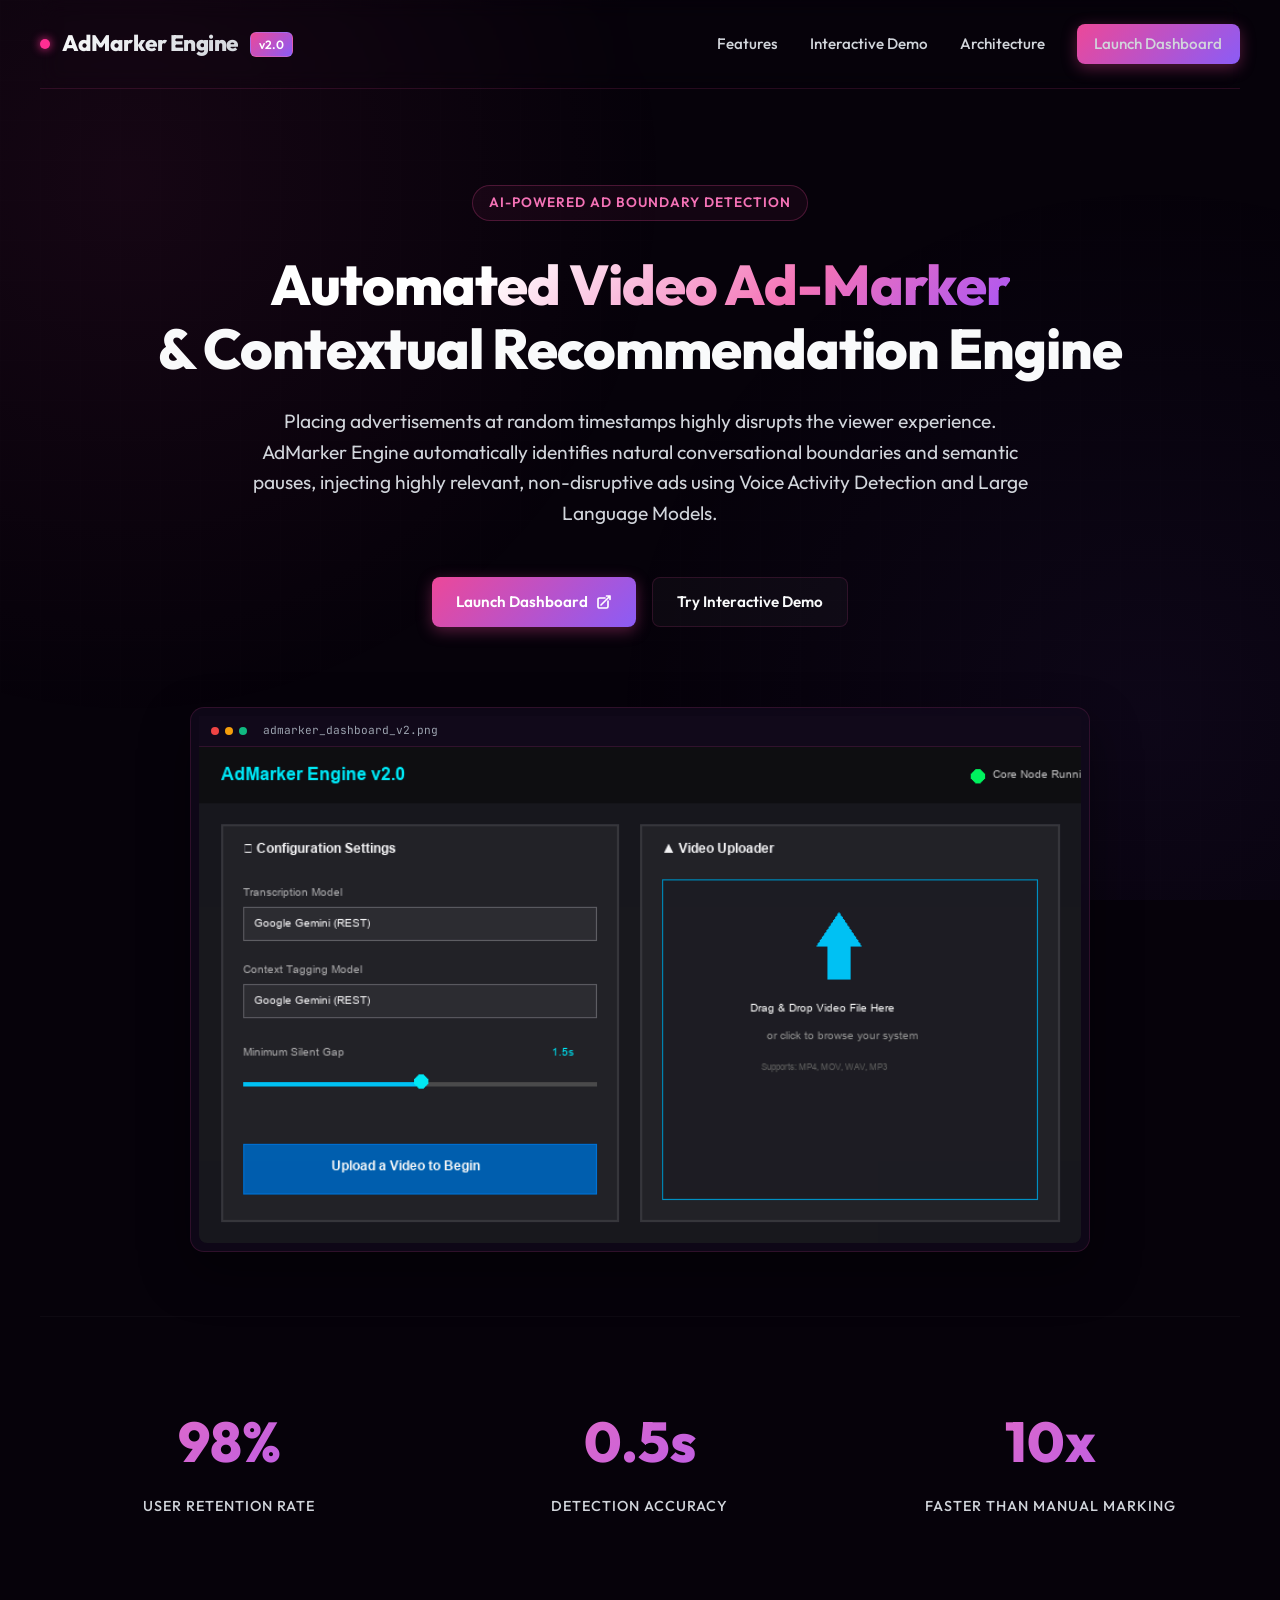
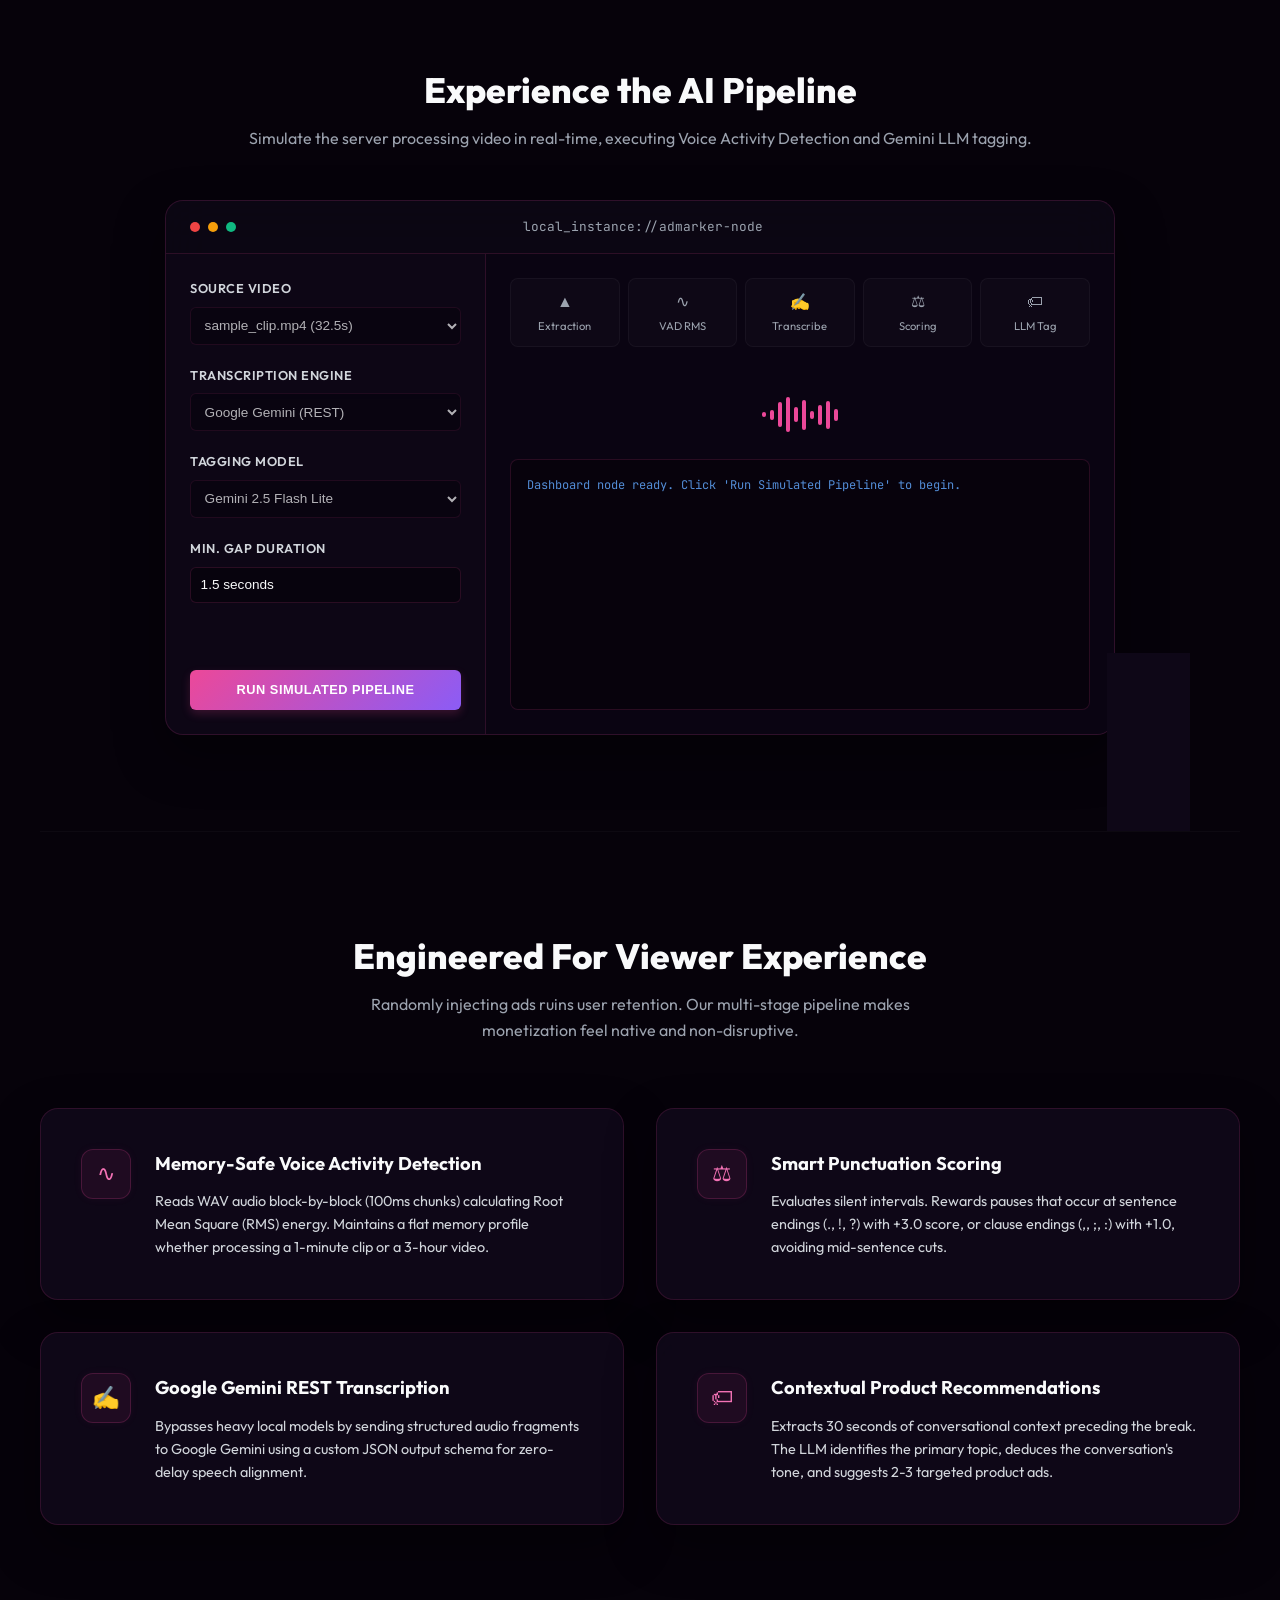
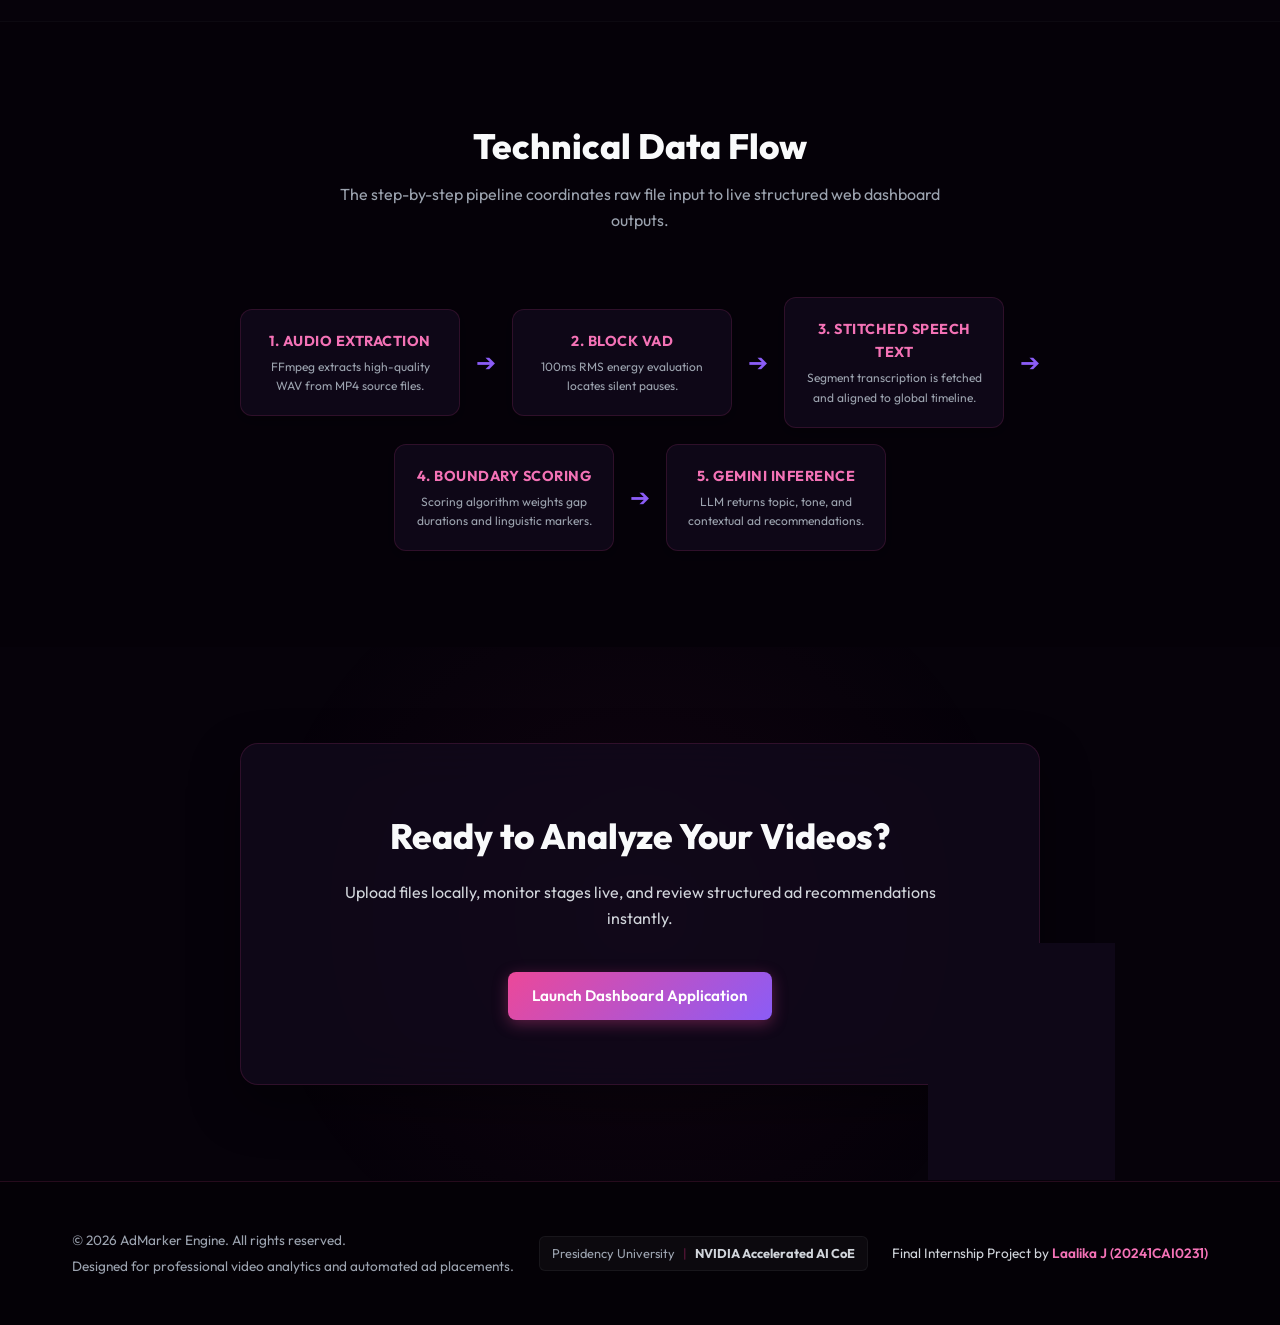
<file: index.html>
<!DOCTYPE html>
<html lang="en">
<head>
    <meta charset="UTF-8">
    <meta name="viewport" content="width=device-width, initial-scale=1.0">
    <title>AdMarker Engine - Intelligent AI-Powered Video Ad Placement</title>
    <!-- Professional Google Fonts -->
    <link rel="preconnect" href="https://fonts.googleapis.com">
    <link rel="preconnect" href="https://fonts.gstatic.com" crossorigin>
    <link href="https://fonts.googleapis.com/css2?family=Outfit:wght@300;400;500;600;700;800;900&family=JetBrains+Mono:wght@400;500;600;700&display=swap" rel="stylesheet">
    <link rel="stylesheet" href="landing.css">
</head>
<body>
    
    <!-- Cyber Grid Glow Overlay -->
    <div class="glow-grid-overlay"></div>

    <!-- Navigation Header -->
    <nav class="navbar container">
        <div class="nav-brand">
            <span class="brand-dot"></span>
            <span class="brand-name">AdMarker Engine</span>
            <span class="brand-badge">v2.0</span>
        </div>
        <ul class="nav-links">
            <li><a href="#features">Features</a></li>
            <li><a href="#demo">Interactive Demo</a></li>
            <li><a href="#architecture">Architecture</a></li>
            <li><a href="app.html" class="btn btn-primary btn-sm">Launch Dashboard</a></li>
        </ul>
    </nav>

    <!-- Hero Section -->
    <header class="hero container">
        <div class="hero-tag">AI-Powered Ad Boundary Detection</div>
        <h1>
            <span class="text-gradient">Automated Video Ad-Marker</span><br>
            & Contextual Recommendation Engine
        </h1>
        <p class="hero-subtitle">
            Placing advertisements at random timestamps highly disrupts the viewer experience. AdMarker Engine automatically identifies natural conversational boundaries and semantic pauses, injecting highly relevant, non-disruptive ads using Voice Activity Detection and Large Language Models.
        </p>
        <div class="hero-ctas">
            <a href="app.html" class="btn btn-primary">
                Launch Dashboard
                <svg xmlns="http://www.w3.org/2000/svg" fill="none" viewBox="0 0 24 24" stroke-width="2.5" stroke="currentColor" style="width: 16px; height: 16px;">
                    <path stroke-linecap="round" stroke-linejoin="round" d="M13.5 6H5.25A2.25 2.25 0 003 8.25v10.5A2.25 2.25 0 005.25 21h10.5A2.25 2.25 0 0018 18.75V10.5m-10.5 6L21 3m0 0h-5.25M21 3v5.25" />
                </svg>
            </a>
            <a href="#demo" class="btn btn-secondary">Try Interactive Demo</a>
        </div>

        <!-- Dashboard Image Preview -->
        <div class="panel" style="max-width: 900px; margin: 0 auto; padding: 0.5rem; overflow: hidden; border-radius: 14px;">
            <div style="background: #11091a; padding: 6px 12px; display: flex; align-items: center; gap: 6px; border-bottom: 1px solid var(--border-pink);">
                <span style="width: 8px; height: 8px; background: #ef4444; border-radius: 50%;"></span>
                <span style="width: 8px; height: 8px; background: #f59e0b; border-radius: 50%;"></span>
                <span style="width: 8px; height: 8px; background: #10b981; border-radius: 50%;"></span>
                <span style="margin-left: 10px; font-family: var(--font-mono); font-size: 0.7rem; color: var(--text-muted);">admarker_dashboard_v2.png</span>
            </div>
            <div style="position: relative; line-height: 0;">
                <img src="report_images/dashboard_state1.png" alt="AdMarker Dashboard UI" style="width: 100%; border-radius: 0 0 8px 8px; opacity: 0.95; filter: contrast(1.05);">
            </div>
        </div>
    </header>

    <!-- Key Stats -->
    <section class="stats-section container">
        <div class="stats-grid">
            <div class="stat-item">
                <h3>98%</h3>
                <p>User Retention rate</p>
            </div>
            <div class="stat-item">
                <h3>0.5s</h3>
                <p>Detection accuracy</p>
            </div>
            <div class="stat-item">
                <h3>10x</h3>
                <p>Faster than manual marking</p>
            </div>
        </div>
    </section>

    <!-- Interactive Simulator Section -->
    <section id="demo" class="simulator-section container">
        <div class="simulator-header">
            <h2>Experience the AI Pipeline</h2>
            <p>Simulate the server processing video in real-time, executing Voice Activity Detection and Gemini LLM tagging.</p>
        </div>

        <div class="panel simulator-box">
            <!-- Simulated Browser Header -->
            <div class="sim-nav">
                <div class="sim-nav-dots">
                    <span class="red"></span>
                    <span class="yellow"></span>
                    <span class="green"></span>
                </div>
                <div class="sim-nav-title">local_instance://admarker-node</div>
                <div style="width: 40px;"></div>
            </div>

            <!-- Simulated App Body -->
            <div class="sim-body">
                <!-- Left: Simulator Settings -->
                <div class="sim-controls">
                    <div>
                        <div class="sim-control-group">
                            <label>Source Video</label>
                            <select class="sim-select" disabled>
                                <option>sample_clip.mp4 (32.5s)</option>
                            </select>
                        </div>
                        <div class="sim-control-group">
                            <label>Transcription Engine</label>
                            <select class="sim-select" disabled>
                                <option>Google Gemini (REST)</option>
                            </select>
                        </div>
                        <div class="sim-control-group">
                            <label>Tagging Model</label>
                            <select class="sim-select" disabled>
                                <option>Gemini 2.5 Flash Lite</option>
                            </select>
                        </div>
                        <div class="sim-control-group">
                            <label>Min. Gap Duration</label>
                            <input type="text" class="sim-input" value="1.5 seconds" disabled>
                        </div>
                    </div>
                    
                    <button type="button" id="sim-run-btn" class="sim-action-btn">
                        Run Simulated Pipeline
                    </button>
                </div>

                <!-- Right: Status Monitor & Terminal Logs -->
                <div class="sim-monitor">
                    <!-- Progress Stage cards -->
                    <div class="sim-stages">
                        <div class="sim-stage-card" id="sim-stage-extract">
                            <span class="sim-stage-icon">▲</span>
                            Extraction
                        </div>
                        <div class="sim-stage-card" id="sim-stage-vad">
                            <span class="sim-stage-icon">∿</span>
                            VAD RMS
                        </div>
                        <div class="sim-stage-card" id="sim-stage-transcribe">
                            <span class="sim-stage-icon">✍</span>
                            Transcribe
                        </div>
                        <div class="sim-stage-card" id="sim-stage-analyze">
                            <span class="sim-stage-icon">⚖</span>
                            Scoring
                        </div>
                        <div class="sim-stage-card" id="sim-stage-tag">
                            <span class="sim-stage-icon">🏷</span>
                            LLM Tag
                        </div>
                    </div>

                    <!-- Audio Wave Animation Placeholder -->
                    <div id="sim-wave-vis" class="sim-wave-visualizer">
                        <span class="sim-wave-bar"></span>
                        <span class="sim-wave-bar"></span>
                        <span class="sim-wave-bar"></span>
                        <span class="sim-wave-bar"></span>
                        <span class="sim-wave-bar"></span>
                        <span class="sim-wave-bar"></span>
                        <span class="sim-wave-bar"></span>
                        <span class="sim-wave-bar"></span>
                        <span class="sim-wave-bar"></span>
                        <span class="sim-wave-bar"></span>
                    </div>

                    <!-- Console Box -->
                    <div id="sim-console-output" class="sim-console">
                        <div class="sim-log-line system">Dashboard node ready. Click 'Run Simulated Pipeline' to begin.</div>
                    </div>

                    <!-- Simulated suggestion results table -->
                    <div id="sim-results-panel" class="sim-results">
                        <div class="sim-results-title">Identified Ad Markers & Product Placement Suggestions</div>
                        <table class="sim-table">
                            <thead>
                                <tr>
                                    <th>ID</th>
                                    <th>Timestamp</th>
                                    <th>Gap</th>
                                    <th>Conversational Context</th>
                                    <th>AI Category</th>
                                    <th>Recommended Ads</th>
                                </tr>
                            </thead>
                            <tbody id="sim-table-body">
                                <!-- Filled Dynamically -->
                            </tbody>
                        </table>
                    </div>
                </div>
            </div>
        </div>
    </section>

    <!-- Features Section -->
    <section id="features" class="features-section container">
        <div class="section-header">
            <h2>Engineered For Viewer Experience</h2>
            <p>Randomly injecting ads ruins user retention. Our multi-stage pipeline makes monetization feel native and non-disruptive.</p>
        </div>

        <div class="features-grid">
            <!-- Feature 1 -->
            <div class="panel feature-card">
                <div class="feature-icon-wrapper">∿</div>
                <div class="feature-info">
                    <h3>Memory-Safe Voice Activity Detection</h3>
                    <p>Reads WAV audio block-by-block (100ms chunks) calculating Root Mean Square (RMS) energy. Maintains a flat memory profile whether processing a 1-minute clip or a 3-hour video.</p>
                </div>
            </div>

            <!-- Feature 2 -->
            <div class="panel feature-card">
                <div class="feature-icon-wrapper">⚖</div>
                <div class="feature-info">
                    <h3>Smart Punctuation Scoring</h3>
                    <p>Evaluates silent intervals. Rewards pauses that occur at sentence endings (., !, ?) with +3.0 score, or clause endings (,, ;, :) with +1.0, avoiding mid-sentence cuts.</p>
                </div>
            </div>

            <!-- Feature 3 -->
            <div class="panel feature-card">
                <div class="feature-icon-wrapper">✍</div>
                <div class="feature-info">
                    <h3>Google Gemini REST Transcription</h3>
                    <p>Bypasses heavy local models by sending structured audio fragments to Google Gemini using a custom JSON output schema for zero-delay speech alignment.</p>
                </div>
            </div>

            <!-- Feature 4 -->
            <div class="panel feature-card">
                <div class="feature-icon-wrapper">🏷</div>
                <div class="feature-info">
                    <h3>Contextual Product Recommendations</h3>
                    <p>Extracts 30 seconds of conversational context preceding the break. The LLM identifies the primary topic, deduces the conversation's tone, and suggests 2-3 targeted product ads.</p>
                </div>
            </div>
        </div>
    </section>

    <!-- Architecture Section -->
    <section id="architecture" class="architecture-section">
        <div class="container">
            <div class="section-header">
                <h2>Technical Data Flow</h2>
                <p>The step-by-step pipeline coordinates raw file input to live structured web dashboard outputs.</p>
            </div>

            <div class="flowchart-wrapper">
                <div class="flow-container">
                    <div class="flow-step">
                        <h4>1. Audio Extraction</h4>
                        <p>FFmpeg extracts high-quality WAV from MP4 source files.</p>
                    </div>
                    <div class="flow-arrow">➔</div>
                    <div class="flow-step">
                        <h4>2. Block VAD</h4>
                        <p>100ms RMS energy evaluation locates silent pauses.</p>
                    </div>
                    <div class="flow-arrow">➔</div>
                    <div class="flow-step">
                        <h4>3. Stitched Speech Text</h4>
                        <p>Segment transcription is fetched and aligned to global timeline.</p>
                    </div>
                    <div class="flow-arrow">➔</div>
                    <div class="flow-step">
                        <h4>4. Boundary Scoring</h4>
                        <p>Scoring algorithm weights gap durations and linguistic markers.</p>
                    </div>
                    <div class="flow-arrow">➔</div>
                    <div class="flow-step">
                        <h4>5. Gemini Inference</h4>
                        <p>LLM returns topic, tone, and contextual ad recommendations.</p>
                    </div>
                </div>
            </div>
        </div>
    </section>

    <!-- Call to Action Banner -->
    <section class="cta-banner container">
        <div class="panel cta-panel">
            <h2>Ready to Analyze Your Videos?</h2>
            <p>Upload files locally, monitor stages live, and review structured ad recommendations instantly.</p>
            <a href="app.html" class="btn btn-primary">Launch Dashboard Application</a>
        </div>
    </section>

    <!-- Footer -->
    <footer class="footer">
        <div class="container footer-content">
            <div>
                <div class="footer-text">© 2026 AdMarker Engine. All rights reserved.</div>
                <div class="footer-text" style="margin-top: 4px;">Designed for professional video analytics and automated ad placements.</div>
            </div>
            
            <div class="pu-badge">
                <span>Presidency University</span>
                <span style="color: var(--border-hover);">|</span>
                <strong>NVIDIA Accelerated AI CoE</strong>
            </div>

            <div class="footer-credit">
                Final Internship Project by <a href="#">Laalika J (20241CAI0231)</a>
            </div>
        </div>
    </footer>

    <script src="landing.js"></script>
</body>
</html>
</file>
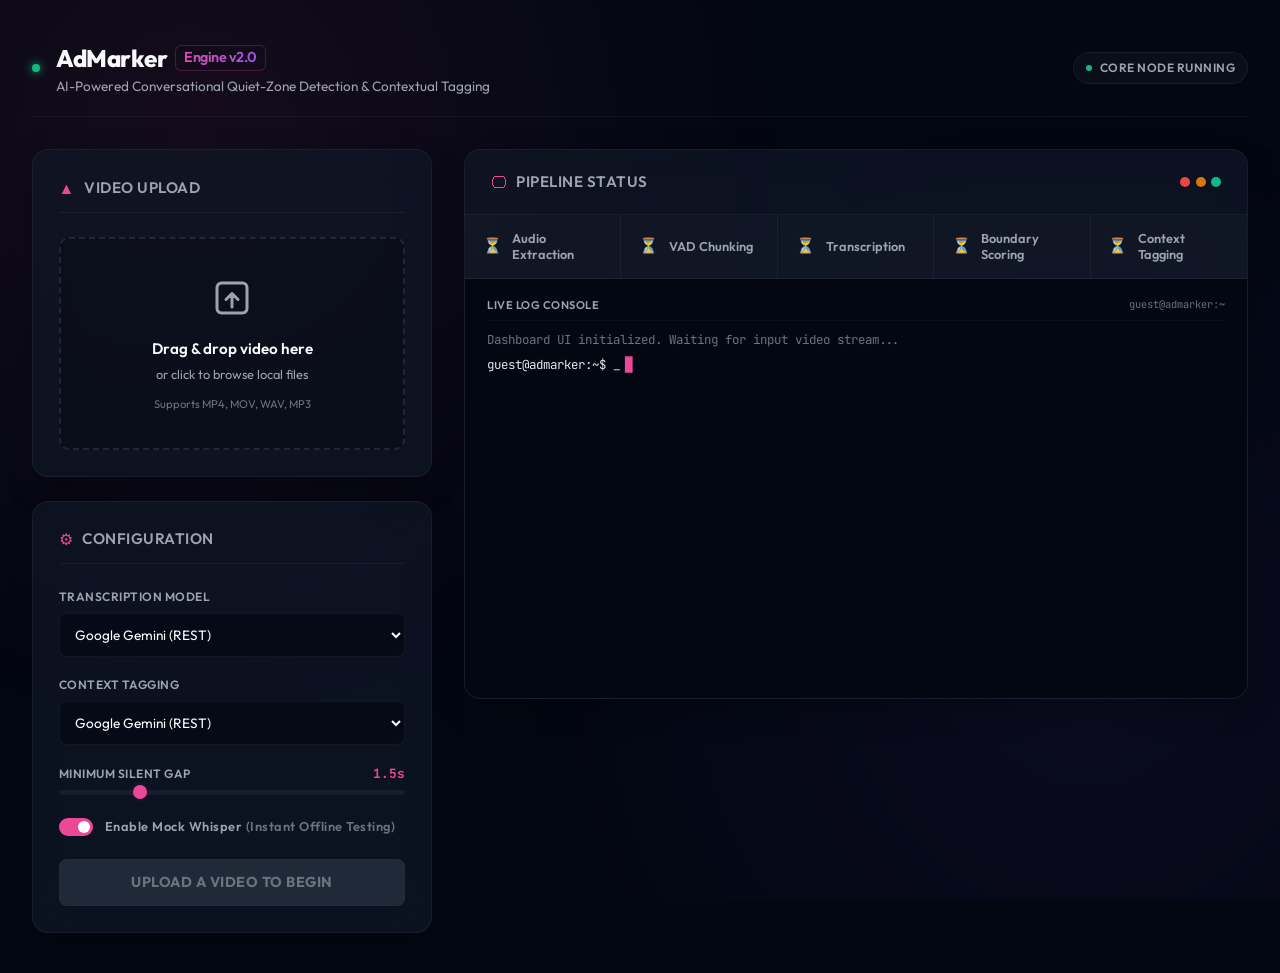
<file: app.html>
<!DOCTYPE html>
<html lang="en">
<head>
    <meta charset="UTF-8">
    <meta name="viewport" content="width=device-width, initial-scale=1.0">
    <title>AdMarker Engine - Professional Video Analytics Dashboard</title>
    <!-- Premium Google Fonts -->
    <link rel="preconnect" href="https://fonts.googleapis.com">
    <link rel="preconnect" href="https://fonts.gstatic.com" crossorigin>
    <link href="https://fonts.googleapis.com/css2?family=Outfit:wght@300;400;500;600;700;800&family=JetBrains+Mono:wght@400;500;600;700&display=swap" rel="stylesheet">
    <link rel="stylesheet" href="app.css">
</head>
<body>
    <div class="glow-bg"></div>
    <div class="app-container">
        
        <!-- Premium Dashboard Header -->
        <header class="app-header">
            <div class="header-logo-section">
                <span class="pulse-dot"></span>
                <div class="brand-text">
                    <h1>AdMarker <span class="accent-version">Engine v2.0</span></h1>
                    <p class="subtitle">AI-Powered Conversational Quiet-Zone Detection & Contextual Tagging</p>
                </div>
            </div>
            <div class="system-badge">
                <span class="badge-status-dot"></span>
                <span class="badge-text">Core Node Running</span>
            </div>
        </header>

        <!-- Main Workspace Grid -->
        <main class="workspace-grid">
            
            <!-- Left Side: Upload & Settings Column -->
            <div class="control-column">
                
                <!-- Section 1: Drag-and-Drop Uploader -->
                <section class="panel upload-panel">
                    <div class="panel-header">
                        <div class="panel-icon">▲</div>
                        <h3>Video Upload</h3>
                    </div>
                    
                    <div id="drop-zone" class="drop-zone">
                        <input type="file" id="file-input" accept="video/*,audio/*" style="display: none;">
                        <div class="drop-zone-content">
                            <div class="upload-icon">
                                <svg xmlns="http://www.w3.org/2000/svg" fill="none" viewBox="0 0 24 24" stroke="currentColor">
                                    <path stroke-linecap="round" stroke-linejoin="round" stroke-width="1.5" d="M12 16.5V9.75m0 0l3 3m-3-3l-3 3M6.75 19.5h10.5a2.25 2.25 0 002.25-2.25V6.75A2.25 2.25 0 0017.25 4.5H6.75A2.25 2.25 0 004.5 6.75v10.5a2.25 2.25 0 002.25 2.25z" />
                                </svg>
                            </div>
                            <p class="drop-primary">Drag & drop video here</p>
                            <p class="drop-secondary">or click to browse local files</p>
                            <p class="drop-formats">Supports MP4, MOV, WAV, MP3</p>
                        </div>
                        
                        <!-- Upload Progress State -->
                        <div id="upload-progress-state" class="upload-progress-state hidden">
                            <div class="progress-spinner"></div>
                            <p id="upload-filename" class="upload-filename">video_file.mp4</p>
                            <p id="upload-filesize" class="upload-filesize">0.0 MB</p>
                            <div class="progress-bar-container">
                                <div id="upload-progress-fill" class="progress-bar-fill" style="width: 0%;"></div>
                            </div>
                            <p id="upload-percent" class="upload-percent">0% Uploaded</p>
                        </div>
                        
                        <!-- Upload Success State -->
                        <div id="upload-success-state" class="upload-success-state hidden">
                            <div class="success-checkmark">✓</div>
                            <p id="success-filename" class="success-filename">video_file.mp4</p>
                            <p class="success-msg">File uploaded & ready for analysis</p>
                            <button type="button" id="change-file-btn" class="text-button">Change File</button>
                        </div>
                    </div>
                </section>

                <!-- Section 2: Pipeline Configuration -->
                <section class="panel settings-panel">
                    <div class="panel-header">
                        <div class="panel-icon">⚙</div>
                        <h3>Configuration</h3>
                    </div>
                    
                    <form id="pipeline-form">
                        <input type="hidden" id="video-path-hidden" value="">
                        
                        <div class="form-group">
                            <label for="trans-provider">Transcription Model</label>
                            <select id="trans-provider">
                                <option value="whisper">Whisper (faster-whisper)</option>
                                <option value="gemini" selected>Google Gemini (REST)</option>
                            </select>
                        </div>
                        
                        <div class="form-group">
                            <label for="llm-provider">Context Tagging</label>
                            <select id="llm-provider">
                                <option value="fallback">Heuristics (Fallback)</option>
                                <option value="hf_api">Hugging Face API</option>
                                <option value="gemini" selected>Google Gemini (REST)</option>
                            </select>
                        </div>

                        <div class="form-group">
                            <div class="slider-header">
                                <label for="min-gap">Minimum Silent Gap</label>
                                <span id="min-gap-val" class="mono-value">1.5s</span>
                            </div>
                            <input type="range" id="min-gap" min="0.5" max="5.0" step="0.1" value="1.5">
                        </div>

                        <div class="checkbox-group">
                            <label class="toggle-switch">
                                <input type="checkbox" id="mock-whisper" checked>
                                <span class="toggle-slider"></span>
                            </label>
                            <label for="mock-whisper" class="checkbox-label">
                                Enable Mock Whisper <span class="label-hint">(Instant Offline Testing)</span>
                            </label>
                        </div>

                        <button type="submit" id="submit-btn" class="glow-button" disabled>
                            Upload a Video to Begin
                        </button>
                    </form>
                </section>
            </div>
            
            <!-- Right Side: Live Monitor & Logs Column -->
            <div class="monitor-column">
                
                <!-- Pipeline Monitor Dashboard -->
                <section class="panel monitor-panel">
                    <div class="panel-header">
                        <div class="panel-icon">🖵</div>
                        <h3>Pipeline Status</h3>
                        <div class="terminal-dots">
                            <span class="dot red"></span>
                            <span class="dot yellow"></span>
                            <span class="dot green"></span>
                        </div>
                    </div>
                    
                    <!-- Stages Progress Board -->
                    <div class="stages-board">
                        <div class="stage-card" id="stage-extract">
                            <div class="stage-icon">⏳</div>
                            <div class="stage-info">
                                <span class="stage-name">Audio Extraction</span>
                            </div>
                        </div>
                        
                        <div class="stage-card" id="stage-vad">
                            <div class="stage-icon">⏳</div>
                            <div class="stage-info">
                                <span class="stage-name">VAD Chunking</span>
                            </div>
                        </div>
                        
                        <div class="stage-card" id="stage-transcribe">
                            <div class="stage-icon">⏳</div>
                            <div class="stage-info">
                                <span class="stage-name">Transcription</span>
                            </div>
                        </div>
                        
                        <div class="stage-card" id="stage-analyze">
                            <div class="stage-icon">⏳</div>
                            <div class="stage-info">
                                <span class="stage-name">Boundary Scoring</span>
                            </div>
                        </div>
                        
                        <div class="stage-card" id="stage-tag">
                            <div class="stage-icon">⏳</div>
                            <div class="stage-info">
                                <span class="stage-name">Context Tagging</span>
                            </div>
                        </div>
                    </div>
                    
                    <!-- Live Console Output -->
                    <div class="console-box">
                        <div class="console-header">
                            <span class="console-title">Live Log Console</span>
                            <span class="console-subtitle">guest@admarker:~</span>
                        </div>
                        <div class="console-body" id="terminal-output">
                            <div class="console-line system">Dashboard UI initialized. Waiting for input video stream...</div>
                            <div class="console-line prompt">guest@admarker:~$ _</div>
                        </div>
                    </div>
                </section>
            </div>
            
            <!-- Bottom: Recommendation Results -->
            <section class="panel results-panel hidden" id="results-panel">
                <div class="results-header">
                    <div class="results-title-group">
                        <div class="results-tag">RESULTS READY</div>
                        <h2>Identified Ad Markers & Product Targeting</h2>
                    </div>
                    <span class="badge" id="breaks-count">0 Breaks Found</span>
                </div>
                
                <div class="table-outer-wrapper">
                    <table class="dashboard-table">
                        <thead>
                            <tr>
                                <th>Marker ID</th>
                                <th>Timestamp</th>
                                <th>Gap Size</th>
                                <th>Preceding Conversational Context</th>
                                <th>Topic & Tone Classification</th>
                                <th>Targeted Ad Suggestions</th>
                            </tr>
                        </thead>
                        <tbody id="results-table-body">
                            <!-- Populated Dynamically -->
                        </tbody>
                    </table>
                </div>
            </section>
        </main>
    </div>
    
    <script src="app.js"></script>
</body>
</html>
</file>
<file: landing.css>
/* ==========================================================================
   AdMarker Landing Page Stylesheet
   Theme: Modern Cyber-Pink & Violet Sleek Professional Dark Mode
   ========================================================================== */

:root {
    --bg-dark: #06020a;
    --bg-panel: rgba(18, 10, 28, 0.75);
    --bg-input: rgba(6, 2, 10, 0.6);
    --border-pink: rgba(236, 72, 153, 0.15);
    --border-hover: rgba(255, 46, 147, 0.35);
    
    --pink-primary: #ec4899;
    --pink-glow: #ff2e93;
    --pink-light: #f472b6;
    --purple-primary: #8b5cf6;
    --purple-glow: #a855f7;
    
    --text-primary: #f9fafb;
    --text-secondary: #d1d5db;
    --text-muted: #9ca3af;
    
    --font-sans: 'Outfit', -apple-system, BlinkMacSystemFont, sans-serif;
    --font-mono: 'JetBrains Mono', monospace;
    
    --transition: all 0.3s cubic-bezier(0.4, 0, 0.2, 1);
}

/* Base Styles & Resets */
* {
    box-sizing: border-box;
    margin: 0;
    padding: 0;
}

html {
    scroll-behavior: smooth;
}

body {
    font-family: var(--font-sans);
    background-color: var(--bg-dark);
    color: var(--text-primary);
    line-height: 1.6;
    overflow-x: hidden;
    position: relative;
}

/* Glow Backgrounds */
.glow-grid-overlay {
    position: fixed;
    top: 0;
    left: 0;
    right: 0;
    bottom: 0;
    z-index: -2;
    background-image: 
        radial-gradient(circle at 10% 20%, rgba(236, 72, 153, 0.07) 0%, transparent 40%),
        radial-gradient(circle at 90% 80%, rgba(139, 92, 246, 0.06) 0%, transparent 40%),
        linear-gradient(rgba(255, 255, 255, 0.003) 1px, transparent 1px),
        linear-gradient(90deg, rgba(255, 255, 255, 0.003) 1px, transparent 1px);
    background-size: 100% 100%, 100% 100%, 40px 40px, 40px 40px;
    pointer-events: none;
}

/* Container */
.container {
    max-width: 1200px;
    margin: 0 auto;
    padding: 0 2rem;
}

/* Navbar */
.navbar {
    display: flex;
    justify-content: space-between;
    align-items: center;
    padding: 1.5rem 0;
    border-bottom: 1px solid var(--border-pink);
    backdrop-filter: blur(10px);
    -webkit-backdrop-filter: blur(10px);
    position: sticky;
    top: 0;
    z-index: 100;
}

.nav-brand {
    display: flex;
    align-items: center;
    gap: 0.75rem;
}

.brand-dot {
    width: 10px;
    height: 10px;
    background-color: var(--pink-glow);
    border-radius: 50%;
    box-shadow: 0 0 10px var(--pink-glow);
    animation: pulseGlow 2s infinite ease-in-out;
}

.brand-name {
    font-size: 1.4rem;
    font-weight: 800;
    letter-spacing: -0.5px;
    background: linear-gradient(135deg, var(--text-primary), var(--text-secondary));
    -webkit-background-clip: text;
    background-clip: text;
    -webkit-text-fill-color: transparent;
}

.brand-badge {
    font-size: 0.75rem;
    font-weight: 600;
    padding: 2px 8px;
    border-radius: 6px;
    background: linear-gradient(135deg, var(--pink-primary), var(--purple-primary));
    color: white;
    border: 1px solid rgba(255, 255, 255, 0.1);
}

.nav-links {
    display: flex;
    gap: 2rem;
    list-style: none;
    align-items: center;
}

.nav-links a {
    color: var(--text-secondary);
    text-decoration: none;
    font-size: 0.95rem;
    font-weight: 500;
    transition: var(--transition);
}

.nav-links a:hover {
    color: var(--pink-light);
    text-shadow: 0 0 10px rgba(255, 46, 147, 0.4);
}

/* Buttons */
.btn {
    display: inline-flex;
    align-items: center;
    justify-content: center;
    padding: 0.75rem 1.5rem;
    border-radius: 8px;
    font-weight: 600;
    font-size: 0.95rem;
    cursor: pointer;
    transition: var(--transition);
    text-decoration: none;
    border: none;
    gap: 0.5rem;
}

.btn-primary {
    background: linear-gradient(135deg, var(--pink-primary), var(--purple-primary));
    color: white;
    box-shadow: 0 4px 15px rgba(236, 72, 153, 0.35);
}

.btn-primary:hover {
    background: linear-gradient(135deg, var(--pink-glow), var(--purple-glow));
    box-shadow: 0 6px 22px rgba(255, 46, 147, 0.6);
    transform: translateY(-2px);
}

.btn-secondary {
    background: rgba(255, 255, 255, 0.03);
    color: var(--text-primary);
    border: 1px solid var(--border-pink);
}

.btn-secondary:hover {
    background: rgba(255, 46, 147, 0.08);
    border-color: var(--pink-light);
    box-shadow: 0 0 15px rgba(236, 72, 153, 0.15);
    transform: translateY(-2px);
}

.btn-sm {
    padding: 0.5rem 1.1rem;
    font-size: 0.85rem;
}

/* Hero Section */
.hero {
    padding: 6rem 0 4rem;
    text-align: center;
    position: relative;
}

.hero-tag {
    display: inline-block;
    padding: 6px 16px;
    border-radius: 30px;
    background: rgba(236, 72, 153, 0.06);
    border: 1px solid rgba(236, 72, 153, 0.25);
    color: var(--pink-light);
    font-size: 0.85rem;
    font-weight: 600;
    margin-bottom: 2rem;
    text-transform: uppercase;
    letter-spacing: 1px;
}

.hero h1 {
    font-size: 3.5rem;
    font-weight: 800;
    line-height: 1.15;
    letter-spacing: -1px;
    margin-bottom: 1.5rem;
}

.text-gradient {
    background: linear-gradient(135deg, #fff 30%, var(--pink-light) 70%, var(--purple-glow) 100%);
    -webkit-background-clip: text;
    background-clip: text;
    -webkit-text-fill-color: transparent;
}

.hero-subtitle {
    font-size: 1.2rem;
    color: var(--text-secondary);
    max-width: 780px;
    margin: 0 auto 3rem;
}

.hero-ctas {
    display: flex;
    gap: 1rem;
    justify-content: center;
    margin-bottom: 5rem;
}

/* Glassmorphic Panel Styles */
.panel {
    background: var(--bg-panel);
    border: 1px solid var(--border-pink);
    border-radius: 18px;
    backdrop-filter: blur(24px);
    -webkit-backdrop-filter: blur(24px);
    box-shadow: 0 20px 50px rgba(0, 0, 0, 0.4);
    transition: var(--transition);
}

.panel:hover {
    border-color: var(--border-hover);
    box-shadow: 0 25px 60px rgba(236, 72, 153, 0.08);
}

/* Interactive Simulator */
.simulator-section {
    padding: 4rem 0 6rem;
}

.simulator-header {
    text-align: center;
    margin-bottom: 3rem;
}

.simulator-header h2 {
    font-size: 2.2rem;
    font-weight: 800;
    margin-bottom: 0.5rem;
}

.simulator-header p {
    color: var(--text-muted);
}

.simulator-box {
    max-width: 950px;
    margin: 0 auto;
    overflow: hidden;
}

.sim-nav {
    display: flex;
    justify-content: space-between;
    align-items: center;
    padding: 1rem 1.5rem;
    border-bottom: 1px solid var(--border-pink);
    background: rgba(0, 0, 0, 0.2);
}

.sim-nav-dots {
    display: flex;
    gap: 0.5rem;
}

.sim-nav-dots span {
    width: 10px;
    height: 10px;
    border-radius: 50%;
    background-color: rgba(255, 255, 255, 0.2);
}

.sim-nav-dots span.red { background-color: #ef4444; }
.sim-nav-dots span.yellow { background-color: #f59e0b; }
.sim-nav-dots span.green { background-color: #10b981; }

.sim-nav-title {
    font-family: var(--font-mono);
    font-size: 0.8rem;
    color: var(--text-muted);
}

.sim-body {
    display: grid;
    grid-template-columns: 320px 1fr;
    height: 480px;
}

@media (max-width: 768px) {
    .sim-body {
        grid-template-columns: 1fr;
        height: auto;
    }
}

.sim-controls {
    border-right: 1px solid var(--border-pink);
    padding: 1.5rem;
    display: flex;
    flex-direction: column;
    justify-content: space-between;
    background: rgba(0, 0, 0, 0.1);
}

.sim-control-group {
    margin-bottom: 1.25rem;
}

.sim-control-group label {
    display: block;
    font-size: 0.8rem;
    font-weight: 600;
    color: var(--text-secondary);
    margin-bottom: 0.5rem;
    text-transform: uppercase;
    letter-spacing: 0.5px;
}

.sim-select, .sim-input {
    width: 100%;
    background: var(--bg-input);
    border: 1px solid var(--border-pink);
    padding: 0.6rem;
    border-radius: 6px;
    color: var(--text-primary);
    font-size: 0.85rem;
}

.sim-action-btn {
    width: 100%;
    background: linear-gradient(135deg, var(--pink-primary), var(--purple-primary));
    color: white;
    padding: 0.8rem;
    border: none;
    border-radius: 6px;
    font-weight: 700;
    cursor: pointer;
    transition: var(--transition);
    text-transform: uppercase;
    font-size: 0.8rem;
    letter-spacing: 0.5px;
    box-shadow: 0 4px 10px rgba(236, 72, 153, 0.2);
}

.sim-action-btn:hover {
    background: linear-gradient(135deg, var(--pink-glow), var(--purple-glow));
    box-shadow: 0 5px 15px rgba(255, 46, 147, 0.4);
}

.sim-action-btn:disabled {
    opacity: 0.6;
    cursor: not-allowed;
    background: #4b5563;
    box-shadow: none;
}

.sim-monitor {
    padding: 1.5rem;
    display: flex;
    flex-direction: column;
    overflow-y: auto;
    background: rgba(6, 2, 10, 0.4);
}

.sim-stages {
    display: grid;
    grid-template-columns: repeat(5, 1fr);
    gap: 0.5rem;
    margin-bottom: 1.5rem;
}

.sim-stage-card {
    background: rgba(255, 255, 255, 0.02);
    border: 1px solid rgba(255, 255, 255, 0.04);
    border-radius: 8px;
    padding: 0.6rem;
    text-align: center;
    font-size: 0.7rem;
    color: var(--text-muted);
    transition: var(--transition);
}

.sim-stage-card.active {
    background: rgba(236, 72, 153, 0.05);
    border-color: var(--pink-primary);
    color: var(--pink-light);
    box-shadow: 0 0 10px rgba(236, 72, 153, 0.1);
}

.sim-stage-card.success {
    background: rgba(16, 185, 129, 0.05);
    border-color: #10b981;
    color: #34d399;
}

.sim-stage-icon {
    font-size: 1rem;
    margin-bottom: 0.25rem;
    display: block;
}

.sim-console {
    background: var(--bg-input);
    border: 1px solid var(--border-pink);
    border-radius: 8px;
    flex-grow: 1;
    font-family: var(--font-mono);
    padding: 1rem;
    font-size: 0.75rem;
    overflow-y: auto;
    color: #34d399;
    display: flex;
    flex-direction: column;
    gap: 0.4rem;
}

.sim-log-line {
    opacity: 0.85;
}

.sim-log-line.system {
    color: #60a5fa;
}

.sim-log-line.success {
    color: #34d399;
}

.sim-log-line.error {
    color: #f87171;
}

.sim-log-line.typing::after {
    content: "█";
    animation: blink 0.8s infinite;
}

.sim-results {
    margin-top: 1.5rem;
    border-top: 1px dashed var(--border-pink);
    padding-top: 1.25rem;
    display: none;
}

.sim-results-title {
    font-size: 0.85rem;
    font-weight: 700;
    text-transform: uppercase;
    color: var(--pink-light);
    margin-bottom: 0.75rem;
}

.sim-table {
    width: 100%;
    border-collapse: collapse;
    font-size: 0.75rem;
}

.sim-table th, .sim-table td {
    text-align: left;
    padding: 0.6rem;
    border-bottom: 1px solid rgba(255, 255, 255, 0.05);
}

.sim-table th {
    color: var(--text-muted);
    font-weight: 600;
}

.sim-badge {
    background: rgba(236, 72, 153, 0.15);
    color: var(--pink-light);
    border: 1px solid rgba(236, 72, 153, 0.2);
    padding: 1px 6px;
    border-radius: 4px;
    font-size: 0.65rem;
}

.sim-ad-list {
    margin-left: 1rem;
    padding-left: 0;
}

/* Features Grid */
.features-section {
    padding: 6rem 0;
    border-top: 1px solid rgba(255, 255, 255, 0.03);
}

.section-header {
    text-align: center;
    margin-bottom: 4rem;
}

.section-header h2 {
    font-size: 2.2rem;
    font-weight: 800;
    margin-bottom: 0.5rem;
}

.section-header p {
    color: var(--text-muted);
    max-width: 600px;
    margin: 0 auto;
}

.features-grid {
    display: grid;
    grid-template-columns: repeat(2, 1fr);
    gap: 2rem;
}

@media (max-width: 768px) {
    .features-grid {
        grid-template-columns: 1fr;
    }
}

.feature-card {
    padding: 2.5rem;
    display: flex;
    gap: 1.5rem;
    align-items: flex-start;
}

.feature-icon-wrapper {
    background: rgba(236, 72, 153, 0.08);
    border: 1px solid rgba(236, 72, 153, 0.2);
    color: var(--pink-light);
    width: 50px;
    height: 50px;
    min-width: 50px;
    border-radius: 12px;
    display: flex;
    align-items: center;
    justify-content: center;
    font-size: 1.4rem;
    box-shadow: 0 0 10px rgba(236, 72, 153, 0.05);
}

.feature-info h3 {
    font-size: 1.15rem;
    font-weight: 700;
    margin-bottom: 0.75rem;
}

.feature-info p {
    font-size: 0.9rem;
    color: var(--text-secondary);
}

/* Tech Specs (Mermaid Layout) */
.architecture-section {
    padding: 6rem 0;
    background: rgba(0, 0, 0, 0.15);
    border-top: 1px solid rgba(255, 255, 255, 0.03);
}

.flowchart-wrapper {
    margin-top: 4rem;
    display: flex;
    justify-content: center;
}

.flow-container {
    display: flex;
    flex-wrap: wrap;
    justify-content: center;
    align-items: center;
    gap: 1rem;
    max-width: 1000px;
}

.flow-step {
    background: var(--bg-panel);
    border: 1px solid var(--border-pink);
    padding: 1.25rem;
    border-radius: 12px;
    text-align: center;
    width: 220px;
    position: relative;
    box-shadow: 0 4px 12px rgba(0,0,0,0.15);
}

.flow-step h4 {
    font-size: 0.9rem;
    font-weight: 700;
    color: var(--pink-light);
    margin-bottom: 0.25rem;
    text-transform: uppercase;
    letter-spacing: 0.5px;
}

.flow-step p {
    font-size: 0.75rem;
    color: var(--text-muted);
}

.flow-arrow {
    color: var(--purple-primary);
    font-size: 1.5rem;
    animation: flowPulse 2s infinite ease-in-out;
}

@media (max-width: 1024px) {
    .flow-container {
        flex-direction: column;
    }
    .flow-arrow {
        transform: rotate(90deg);
        margin: 0.5rem 0;
    }
}

/* Stats */
.stats-section {
    padding: 5rem 0;
    border-top: 1px solid rgba(255, 255, 255, 0.03);
}

.stats-grid {
    display: grid;
    grid-template-columns: repeat(3, 1fr);
    gap: 2rem;
    text-align: center;
}

@media (max-width: 768px) {
    .stats-grid {
        grid-template-columns: 1fr;
    }
}

.stat-item h3 {
    font-size: 3.5rem;
    font-weight: 800;
    background: linear-gradient(135deg, var(--pink-light), var(--purple-glow));
    -webkit-background-clip: text;
    background-clip: text;
    -webkit-text-fill-color: transparent;
    margin-bottom: 0.5rem;
}

.stat-item p {
    font-size: 0.9rem;
    color: var(--text-secondary);
    text-transform: uppercase;
    letter-spacing: 1px;
    font-weight: 500;
}

/* Call to Action Banner */
.cta-banner {
    padding: 6rem 0;
    text-align: center;
    position: relative;
    background-image: radial-gradient(circle at 50% 50%, rgba(236, 72, 153, 0.05) 0%, transparent 60%);
}

.cta-panel {
    max-width: 800px;
    margin: 0 auto;
    padding: 4rem 2rem;
    text-align: center;
}

.cta-panel h2 {
    font-size: 2.2rem;
    font-weight: 800;
    margin-bottom: 1rem;
}

.cta-panel p {
    color: var(--text-secondary);
    max-width: 600px;
    margin: 0 auto 2.5rem;
}

/* Footer & Credits */
.footer {
    border-top: 1px solid var(--border-pink);
    padding: 3rem 0;
    background: rgba(0, 0, 0, 0.3);
}

.footer-content {
    display: flex;
    justify-content: space-between;
    align-items: center;
    flex-wrap: wrap;
    gap: 1.5rem;
}

@media (max-width: 768px) {
    .footer-content {
        flex-direction: column;
        text-align: center;
    }
}

.footer-text {
    font-size: 0.85rem;
    color: var(--text-muted);
}

.footer-credit {
    font-size: 0.85rem;
    color: var(--text-secondary);
}

.footer-credit a {
    color: var(--pink-light);
    text-decoration: none;
    font-weight: 600;
}

.footer-credit a:hover {
    text-decoration: underline;
}

.pu-badge {
    display: flex;
    align-items: center;
    gap: 0.5rem;
    font-size: 0.8rem;
    background: rgba(255, 255, 255, 0.03);
    border: 1px solid rgba(255, 255, 255, 0.05);
    padding: 6px 12px;
    border-radius: 6px;
    color: var(--text-muted);
}

.pu-badge strong {
    color: var(--text-secondary);
}

/* Animations */
@keyframes pulseGlow {
    0%, 100% {
        opacity: 1;
        box-shadow: 0 0 10px var(--pink-glow), 0 0 20px var(--pink-glow);
    }
    50% {
        opacity: 0.5;
        box-shadow: 0 0 4px var(--pink-glow);
    }
}

@keyframes flowPulse {
    0%, 100% {
        opacity: 0.5;
        transform: scale(0.95);
    }
    50% {
        opacity: 1;
        transform: scale(1.05);
    }
}

@keyframes blink {
    0%, 100% { opacity: 1; }
    50% { opacity: 0; }
}

/* Audio waves animation for simulator */
.sim-wave-visualizer {
    display: flex;
    align-items: center;
    justify-content: center;
    gap: 4px;
    height: 40px;
    margin: 1.5rem 0;
}

.sim-wave-bar {
    width: 4px;
    height: 5px;
    background: var(--pink-primary);
    border-radius: 2px;
    animation: soundWave 1s ease-in-out infinite alternate;
    animation-play-state: paused;
}

.sim-wave-visualizer.playing .sim-wave-bar {
    animation-play-state: running;
}

.sim-wave-bar:nth-child(2) { animation-delay: 0.1s; height: 10px; }
.sim-wave-bar:nth-child(3) { animation-delay: 0.25s; height: 25px; }
.sim-wave-bar:nth-child(4) { animation-delay: 0.4s; height: 35px; }
.sim-wave-bar:nth-child(5) { animation-delay: 0.15s; height: 15px; }
.sim-wave-bar:nth-child(6) { animation-delay: 0.3s; height: 30px; }
.sim-wave-bar:nth-child(7) { animation-delay: 0.05s; height: 8px; }
.sim-wave-bar:nth-child(8) { animation-delay: 0.2s; height: 20px; }
.sim-wave-bar:nth-child(9) { animation-delay: 0.35s; height: 28px; }
.sim-wave-bar:nth-child(10) { animation-delay: 0.12s; height: 12px; }

@keyframes soundWave {
    0% { transform: scaleY(0.3); }
    100% { transform: scaleY(1.3); }
}
</file>
<file: app.css>
/* Design System Variables */
:root {
    --bg-app: #030712;
    --bg-card: rgba(17, 24, 39, 0.7);
    --bg-input: rgba(3, 7, 18, 0.6);
    --border-card: rgba(255, 255, 255, 0.05);
    --border-card-hover: rgba(255, 255, 255, 0.09);
    
    --text-primary: #F9FAFB;
    --text-secondary: #9CA3AF;
    --text-muted: #6B7280;
    
    /* Accents & Statuses */
    --accent: #ec4899;
    --accent-rgb: 236, 72, 153;
    --accent-glow: rgba(236, 72, 153, 0.15);
    
    --status-pending: #4B5563;
    --status-running: #D97706;
    --status-success: #10B981;
    --status-success-bg: rgba(16, 185, 129, 0.08);
    --status-success-border: rgba(16, 185, 129, 0.25);
    --status-error: #EF4444;
}

/* Base resets & typography */
* {
    box-sizing: border-box;
    margin: 0;
    padding: 0;
}

body {
    font-family: 'Outfit', -apple-system, BlinkMacSystemFont, sans-serif;
    background-color: var(--bg-app);
    color: var(--text-primary);
    min-height: 100vh;
    padding: 2.5rem 2rem;
    overflow-x: hidden;
    position: relative;
    line-height: 1.5;
}

/* Background grid glow overlay */
.glow-bg {
    position: fixed;
    top: 0;
    left: 0;
    right: 0;
    bottom: 0;
    z-index: -1;
    background-image: 
        radial-gradient(circle at 15% 15%, rgba(236, 72, 153, 0.08) 0%, transparent 45%),
        radial-gradient(circle at 85% 75%, rgba(139, 92, 246, 0.06) 0%, transparent 45%);
    pointer-events: none;
}

.app-container {
    max-width: 1400px;
    margin: 0 auto;
    display: flex;
    flex-direction: column;
    gap: 2rem;
}

/* Dashboard Header Styling */
.app-header {
    display: flex;
    justify-content: space-between;
    align-items: center;
    border-bottom: 1px solid var(--border-card);
    padding-bottom: 1.25rem;
}

.header-logo-section {
    display: flex;
    align-items: center;
    gap: 1rem;
}

.brand-text h1 {
    font-size: 1.5rem;
    font-weight: 800;
    letter-spacing: -0.5px;
    display: flex;
    align-items: center;
    gap: 0.5rem;
}

.brand-text h1 .accent-version {
    font-size: 0.9rem;
    background: linear-gradient(135deg, #ec4899, #8b5cf6);
    -webkit-background-clip: text;
    background-clip: text;
    -webkit-text-fill-color: transparent;
    font-weight: 600;
    border: 1px solid rgba(236, 72, 153, 0.25);
    padding: 1px 8px;
    border-radius: 6px;
}

.brand-text .subtitle {
    font-size: 0.85rem;
    color: var(--text-secondary);
}

.pulse-dot {
    width: 8px;
    height: 8px;
    background-color: var(--status-success);
    border-radius: 50%;
    box-shadow: 0 0 10px var(--status-success);
    animation: pulse 2s infinite ease-in-out;
}

.system-badge {
    background: rgba(255, 255, 255, 0.03);
    border: 1px solid var(--border-card);
    padding: 6px 12px;
    border-radius: 30px;
    display: flex;
    align-items: center;
    gap: 0.5rem;
}

.badge-status-dot {
    width: 6px;
    height: 6px;
    background-color: var(--status-success);
    border-radius: 50%;
}

.badge-text {
    font-size: 0.75rem;
    font-weight: 600;
    color: var(--text-secondary);
    text-transform: uppercase;
    letter-spacing: 0.5px;
}

/* Layout Workspace Grid */
.workspace-grid {
    display: grid;
    grid-template-columns: 400px 1fr;
    gap: 2rem;
    align-items: start;
}

@media (max-width: 1024px) {
    .workspace-grid {
        grid-template-columns: 1fr;
    }
}

.control-column {
    display: flex;
    flex-direction: column;
    gap: 1.5rem;
}

.monitor-column {
    display: flex;
    flex-direction: column;
    gap: 1.5rem;
}

/* Card Panel Base Styling */
.panel {
    background: var(--bg-card);
    backdrop-filter: blur(20px);
    -webkit-backdrop-filter: blur(20px);
    border: 1px solid var(--border-card);
    border-radius: 16px;
    padding: 1.6rem;
    box-shadow: 0 10px 30px rgba(0, 0, 0, 0.25);
    transition: border-color 0.2s ease, box-shadow 0.2s ease;
}

.panel:hover {
    border-color: var(--border-card-hover);
}

.panel-header {
    display: flex;
    align-items: center;
    gap: 0.6rem;
    margin-bottom: 1.5rem;
    padding-bottom: 0.75rem;
    border-bottom: 1px solid rgba(255, 255, 255, 0.05);
}

.panel-icon {
    font-size: 1rem;
    color: var(--accent);
}

.panel-header h3 {
    font-size: 0.95rem;
    font-weight: 600;
    text-transform: uppercase;
    letter-spacing: 0.5px;
    color: var(--text-secondary);
}

/* Drag & Drop Upload Zone */
.drop-zone {
    border: 2px dashed rgba(255, 255, 255, 0.1);
    border-radius: 10px;
    padding: 2.2rem 1.5rem;
    text-align: center;
    background: rgba(0, 0, 0, 0.2);
    cursor: pointer;
    transition: all 0.3s cubic-bezier(0.4, 0, 0.2, 1);
    position: relative;
    overflow: hidden;
}

.drop-zone.active {
    border-color: var(--accent);
    background: rgba(6, 182, 212, 0.05);
    box-shadow: 0 0 20px rgba(6, 182, 212, 0.1) inset;
}

.drop-zone-content {
    display: flex;
    flex-direction: column;
    align-items: center;
}

.upload-icon {
    width: 48px;
    height: 48px;
    color: var(--text-secondary);
    margin-bottom: 1rem;
    transition: transform 0.2s ease, color 0.2s ease;
}

.drop-zone:hover .upload-icon {
    transform: translateY(-4px);
    color: var(--accent);
}

.drop-primary {
    font-size: 0.95rem;
    font-weight: 600;
    margin-bottom: 0.25rem;
}

.drop-secondary {
    font-size: 0.8rem;
    color: var(--text-secondary);
    margin-bottom: 0.75rem;
}

.drop-formats {
    font-size: 0.7rem;
    color: var(--text-muted);
}

/* Upload Progress Screen */
.upload-progress-state {
    display: flex;
    flex-direction: column;
    align-items: center;
    justify-content: center;
    animation: fadeIn 0.3s ease-out;
}

.progress-spinner {
    width: 32px;
    height: 32px;
    border: 3px solid rgba(6, 182, 212, 0.15);
    border-top: 3px solid var(--accent);
    border-radius: 50%;
    animation: spin 1s linear infinite;
    margin-bottom: 0.75rem;
}

.upload-filename {
    font-size: 0.85rem;
    font-weight: 500;
    max-width: 250px;
    overflow: hidden;
    text-overflow: ellipsis;
    white-space: nowrap;
    margin-bottom: 0.1rem;
}

.upload-filesize {
    font-size: 0.75rem;
    color: var(--text-muted);
    margin-bottom: 0.75rem;
}

.progress-bar-container {
    width: 100%;
    height: 4px;
    background: rgba(255, 255, 255, 0.05);
    border-radius: 20px;
    overflow: hidden;
    margin-bottom: 0.4rem;
}

.progress-bar-fill {
    height: 100%;
    background: var(--accent);
    box-shadow: 0 0 8px rgba(6, 182, 212, 0.5);
    transition: width 0.15s ease-out;
}

.upload-percent {
    font-size: 0.75rem;
    font-weight: 600;
    color: var(--accent);
}

/* Upload Success Screen */
.upload-success-state {
    display: flex;
    flex-direction: column;
    align-items: center;
    animation: fadeIn 0.3s ease-out;
}

.success-checkmark {
    width: 32px;
    height: 32px;
    background: var(--status-success-bg);
    border: 1px solid var(--status-success-border);
    color: var(--status-success);
    border-radius: 50%;
    display: flex;
    align-items: center;
    justify-content: center;
    font-weight: bold;
    font-size: 1.1rem;
    margin-bottom: 0.75rem;
}

.success-filename {
    font-size: 0.85rem;
    font-weight: 600;
    max-width: 250px;
    overflow: hidden;
    text-overflow: ellipsis;
    white-space: nowrap;
    margin-bottom: 0.1rem;
}

.success-msg {
    font-size: 0.75rem;
    color: var(--text-secondary);
    margin-bottom: 0.75rem;
}

.text-button {
    background: transparent;
    border: none;
    color: var(--accent);
    font-size: 0.75rem;
    font-weight: 600;
    text-decoration: underline;
    cursor: pointer;
    font-family: inherit;
    outline: none;
}

.text-button:hover {
    color: #22D3EE;
}

/* Form inputs & details */
.form-group {
    display: flex;
    flex-direction: column;
    gap: 0.4rem;
    margin-bottom: 1.2rem;
}

.form-row {
    display: grid;
    grid-template-columns: 1fr 1fr;
    gap: 1rem;
}

label {
    font-size: 0.75rem;
    font-weight: 600;
    color: var(--text-secondary);
    text-transform: uppercase;
    letter-spacing: 0.5px;
}

select {
    background: var(--bg-input);
    border: 1px solid var(--border-card);
    border-radius: 8px;
    padding: 0.7rem;
    color: white;
    font-family: inherit;
    font-size: 0.85rem;
    outline: none;
    transition: all 0.2s ease;
    cursor: pointer;
    width: 100%;
}

select:focus {
    border-color: var(--accent);
    box-shadow: 0 0 10px var(--accent-glow);
}

/* Styled Range Input */
.slider-header {
    display: flex;
    justify-content: space-between;
    align-items: center;
}

.mono-value {
    font-family: 'JetBrains Mono', monospace;
    font-size: 0.8rem;
    color: var(--accent);
    font-weight: bold;
}

input[type="range"] {
    -webkit-appearance: none;
    appearance: none;
    width: 100%;
    background: rgba(255, 255, 255, 0.05);
    height: 5px;
    border-radius: 4px;
    outline: none;
}

input[type="range"]::-webkit-slider-thumb {
    -webkit-appearance: none;
    appearance: none;
    width: 14px;
    height: 14px;
    border-radius: 50%;
    background: var(--accent);
    cursor: pointer;
    box-shadow: 0 0 8px var(--accent-glow);
    transition: transform 0.1s ease;
}

input[type="range"]::-webkit-slider-thumb:hover {
    transform: scale(1.25);
}

/* Styled Checkbox Toggle Switch */
.checkbox-group {
    display: flex;
    align-items: center;
    gap: 0.75rem;
    margin: 1.4rem 0;
}

.toggle-switch {
    position: relative;
    display: inline-block;
    width: 34px;
    height: 18px;
}

.toggle-switch input {
    opacity: 0;
    width: 0;
    height: 0;
}

.toggle-slider {
    position: absolute;
    cursor: pointer;
    top: 0;
    left: 0;
    right: 0;
    bottom: 0;
    background-color: rgba(255, 255, 255, 0.1);
    transition: .3s;
    border-radius: 34px;
}

.toggle-slider:before {
    position: absolute;
    content: "";
    height: 12px;
    width: 12px;
    left: 3px;
    bottom: 3px;
    background-color: white;
    transition: .3s;
    border-radius: 50%;
}

.toggle-switch input:checked + .toggle-slider {
    background-color: var(--accent);
}

.toggle-switch input:focus + .toggle-slider {
    box-shadow: 0 0 8px var(--accent-glow);
}

.toggle-switch input:checked + .toggle-slider:before {
    transform: translateX(16px);
}

.checkbox-label {
    font-size: 0.8rem;
    color: var(--text-secondary);
    text-transform: none;
    cursor: pointer;
    user-select: none;
}

.label-hint {
    color: var(--text-muted);
}

/* Glow Action Button */
.glow-button {
    width: 100%;
    background: linear-gradient(135deg, #ec4899, #db2777);
    color: #ffffff;
    border: none;
    border-radius: 8px;
    padding: 0.85rem;
    font-weight: 700;
    font-family: inherit;
    cursor: pointer;
    font-size: 0.9rem;
    transition: all 0.3s cubic-bezier(0.4, 0, 0.2, 1);
    box-shadow: 0 4px 15px rgba(236, 72, 153, 0.2);
    text-transform: uppercase;
    letter-spacing: 0.5px;
}

.glow-button:hover:not(:disabled) {
    background: linear-gradient(135deg, #f472b6, #ec4899);
    box-shadow: 0 6px 20px rgba(236, 72, 153, 0.4);
    transform: translateY(-1px);
}

.glow-button:active:not(:disabled) {
    transform: translateY(1px);
}

.glow-button:disabled {
    background: #1F2937;
    color: var(--text-muted);
    box-shadow: none;
    cursor: not-allowed;
    border: 1px solid rgba(255, 255, 255, 0.02);
}

/* Monitor Panel Layout */
.monitor-panel {
    padding: 0;
    display: flex;
    flex-direction: column;
    overflow: hidden;
}

/* Give the Pipeline Status header its own padding since the panel itself is padding:0 */
.monitor-panel > .panel-header {
    padding: 1.25rem 1.6rem;
    margin-bottom: 0;
    border-bottom: 1px solid rgba(255, 255, 255, 0.05);
}


.terminal-dots {
    display: flex;
    gap: 0.35rem;
    margin-left: auto;
}

.terminal-dots .dot {
    width: 10px;
    height: 10px;
    border-radius: 50%;
}

.terminal-dots .dot.red { background-color: var(--status-error); }
.terminal-dots .dot.yellow { background-color: var(--status-running); }
.terminal-dots .dot.green { background-color: var(--status-success); }

/* Stages progress bar */
.stages-board {
    display: grid;
    grid-template-columns: repeat(5, 1fr);
    border-bottom: 1px solid rgba(255, 255, 255, 0.06);
    background: rgba(255, 255, 255, 0.015);
}

@media (max-width: 640px) {
    .stages-board {
        grid-template-columns: 1fr;
    }
}

.stage-card {
    padding: 1rem 1.1rem;
    display: flex;
    align-items: center;
    gap: 0.65rem;
    border-right: 1px solid rgba(255, 255, 255, 0.05);
    position: relative;
    transition: all 0.3s ease;
}

.stage-card:last-child {
    border-right: none;
}

.stage-icon {
    font-size: 0.95rem;
    width: 20px;
    height: 20px;
    display: flex;
    align-items: center;
    justify-content: center;
}

.stage-info {
    display: flex;
    flex-direction: column;
}

.stage-name {
    font-size: 0.8rem;
    font-weight: 600;
    color: var(--text-secondary);
    line-height: 1.2;
}

.stage-desc {
    font-size: 0.6rem;
    color: var(--text-muted);
}

/* Stage statuses classes */
.stage-card.running {
    background: rgba(217, 119, 6, 0.03);
}
.stage-card.running .stage-name {
    color: #FBBF24;
}
.stage-card.running .stage-icon {
    animation: pulse 1.5s infinite;
}

.stage-card.success {
    background: rgba(16, 185, 129, 0.02);
}
.stage-card.success .stage-name {
    color: var(--status-success);
}
.stage-card.success .stage-icon {
    color: var(--status-success);
}

.stage-card.error {
    background: rgba(239, 68, 68, 0.04);
}
.stage-card.error .stage-name {
    color: var(--status-error);
}
.stage-card.error .stage-icon {
    color: var(--status-error);
}

/* Live Terminal Log */
.console-box {
    background: #030712;
    padding: 1.1rem 1.4rem;
    flex: 1;
}

.console-header {
    display: flex;
    justify-content: space-between;
    align-items: center;
    margin-bottom: 0.6rem;
    border-bottom: 1px solid rgba(255, 255, 255, 0.03);
    padding-bottom: 0.4rem;
}

.console-title {
    font-size: 0.7rem;
    font-weight: 600;
    color: var(--text-secondary);
    text-transform: uppercase;
    letter-spacing: 0.5px;
}

.console-subtitle {
    font-family: 'JetBrains Mono', monospace;
    font-size: 0.65rem;
    color: var(--text-muted);
}

.console-body {
    font-family: 'JetBrains Mono', monospace;
    font-size: 0.78rem;
    line-height: 1.6;
    color: #E5E7EB;
    height: 350px;
    overflow-y: auto;
    display: flex;
    flex-direction: column;
    gap: 0.3rem;
}

/* Console scrollbars */
.console-body::-webkit-scrollbar { width: 5px; }
.console-body::-webkit-scrollbar-track { background: transparent; }
.console-body::-webkit-scrollbar-thumb {
    background: rgba(255, 255, 255, 0.08);
    border-radius: 4px;
}

.console-line {
    white-space: pre-wrap;
    word-break: break-all;
}

.console-line.system { color: var(--text-muted); }
.console-line.info { color: var(--accent); }
.console-line.success { color: #10B981; }
.console-line.error { color: var(--status-error); }

.console-line.prompt {
    display: flex;
    align-items: center;
}

.console-line.prompt::after {
    content: "█";
    color: var(--accent);
    margin-left: 5px;
    animation: blink 1s steps(2, start) infinite;
}

/* Bottom: Dashboard Results Panel styling */
.results-panel {
    grid-column: 1 / -1;
    animation: fadeIn 0.4s ease-out;
    margin-top: 0.5rem;
}

.results-panel.hidden {
    display: none;
}

.results-header {
    display: flex;
    justify-content: space-between;
    align-items: center;
    margin-bottom: 1rem;
}

.results-title-group {
    display: flex;
    flex-direction: column;
    gap: 0.2rem;
}

.results-tag {
    font-size: 0.6rem;
    font-weight: 700;
    color: var(--status-success);
    background: var(--status-success-bg);
    border: 1px solid var(--status-success-border);
    padding: 1px 6px;
    border-radius: 4px;
    align-self: flex-start;
    letter-spacing: 0.5px;
}

.results-header h2 {
    font-size: 1.25rem;
    font-weight: 700;
    letter-spacing: -0.2px;
}

.results-header .badge {
    font-family: 'JetBrains Mono', monospace;
    font-size: 0.8rem;
    font-weight: 600;
    background: rgba(6, 182, 212, 0.08);
    border: 1px solid rgba(6, 182, 212, 0.2);
    color: var(--accent);
    padding: 3px 10px;
    border-radius: 30px;
}

.table-outer-wrapper {
    overflow-x: auto;
    border: 1px solid var(--border-card);
    border-radius: 8px;
    background: rgba(0, 0, 0, 0.1);
}

.dashboard-table {
    width: 100%;
    border-collapse: collapse;
    text-align: left;
    font-size: 0.85rem;
}

.dashboard-table th {
    background: rgba(255, 255, 255, 0.015);
    border-bottom: 1px solid var(--border-card);
    padding: 0.9rem 1rem;
    font-weight: 600;
    font-size: 0.72rem;
    color: var(--text-secondary);
    text-transform: uppercase;
    letter-spacing: 0.5px;
}

.dashboard-table td {
    padding: 1.1rem 1rem;
    border-bottom: 1px solid rgba(255, 255, 255, 0.02);
    vertical-align: top;
    line-height: 1.5;
}

.dashboard-table tr:hover {
    background: rgba(255, 255, 255, 0.005);
}

.marker-badge {
    background: var(--status-success-bg);
    border: 1px solid var(--status-success-border);
    color: var(--status-success);
    font-family: 'JetBrains Mono', monospace;
    font-weight: 700;
    font-size: 0.75rem;
    padding: 2px 8px;
    border-radius: 4px;
    display: inline-block;
}

.timestamp-lbl {
    font-family: 'JetBrains Mono', monospace;
    font-weight: 600;
    color: var(--accent);
    font-size: 0.8rem;
}

.gap-lbl {
    font-family: 'JetBrains Mono', monospace;
    font-weight: 600;
    color: #FBBF24;
    font-size: 0.8rem;
}

.category-lbl {
    font-weight: 600;
    display: block;
    margin-bottom: 0.2rem;
    font-size: 0.85rem;
}

.tone-lbl {
    font-size: 0.72rem;
    color: var(--text-secondary);
    display: block;
}

.ads-list {
    list-style: none;
}

.ads-list li {
    position: relative;
    padding-left: 0.85rem;
    margin-bottom: 0.35rem;
    color: #34D399;
}

.ads-list li::before {
    content: "→";
    position: absolute;
    left: 0;
    color: var(--status-success);
    font-weight: bold;
}

/* Animations declarations */
@keyframes spin {
    to { transform: rotate(360deg); }
}

@keyframes pulse {
    0%, 100% { opacity: 0.6; transform: scale(1); }
    50% { opacity: 1; transform: scale(1.1); }
}

@keyframes blink {
    from, to { opacity: 1; }
    50% { opacity: 0; }
}

@keyframes fadeIn {
    from { opacity: 0; transform: translateY(8px); }
    to { opacity: 1; transform: translateY(0); }
}

.hidden {
    display: none !important;
}
</file>
